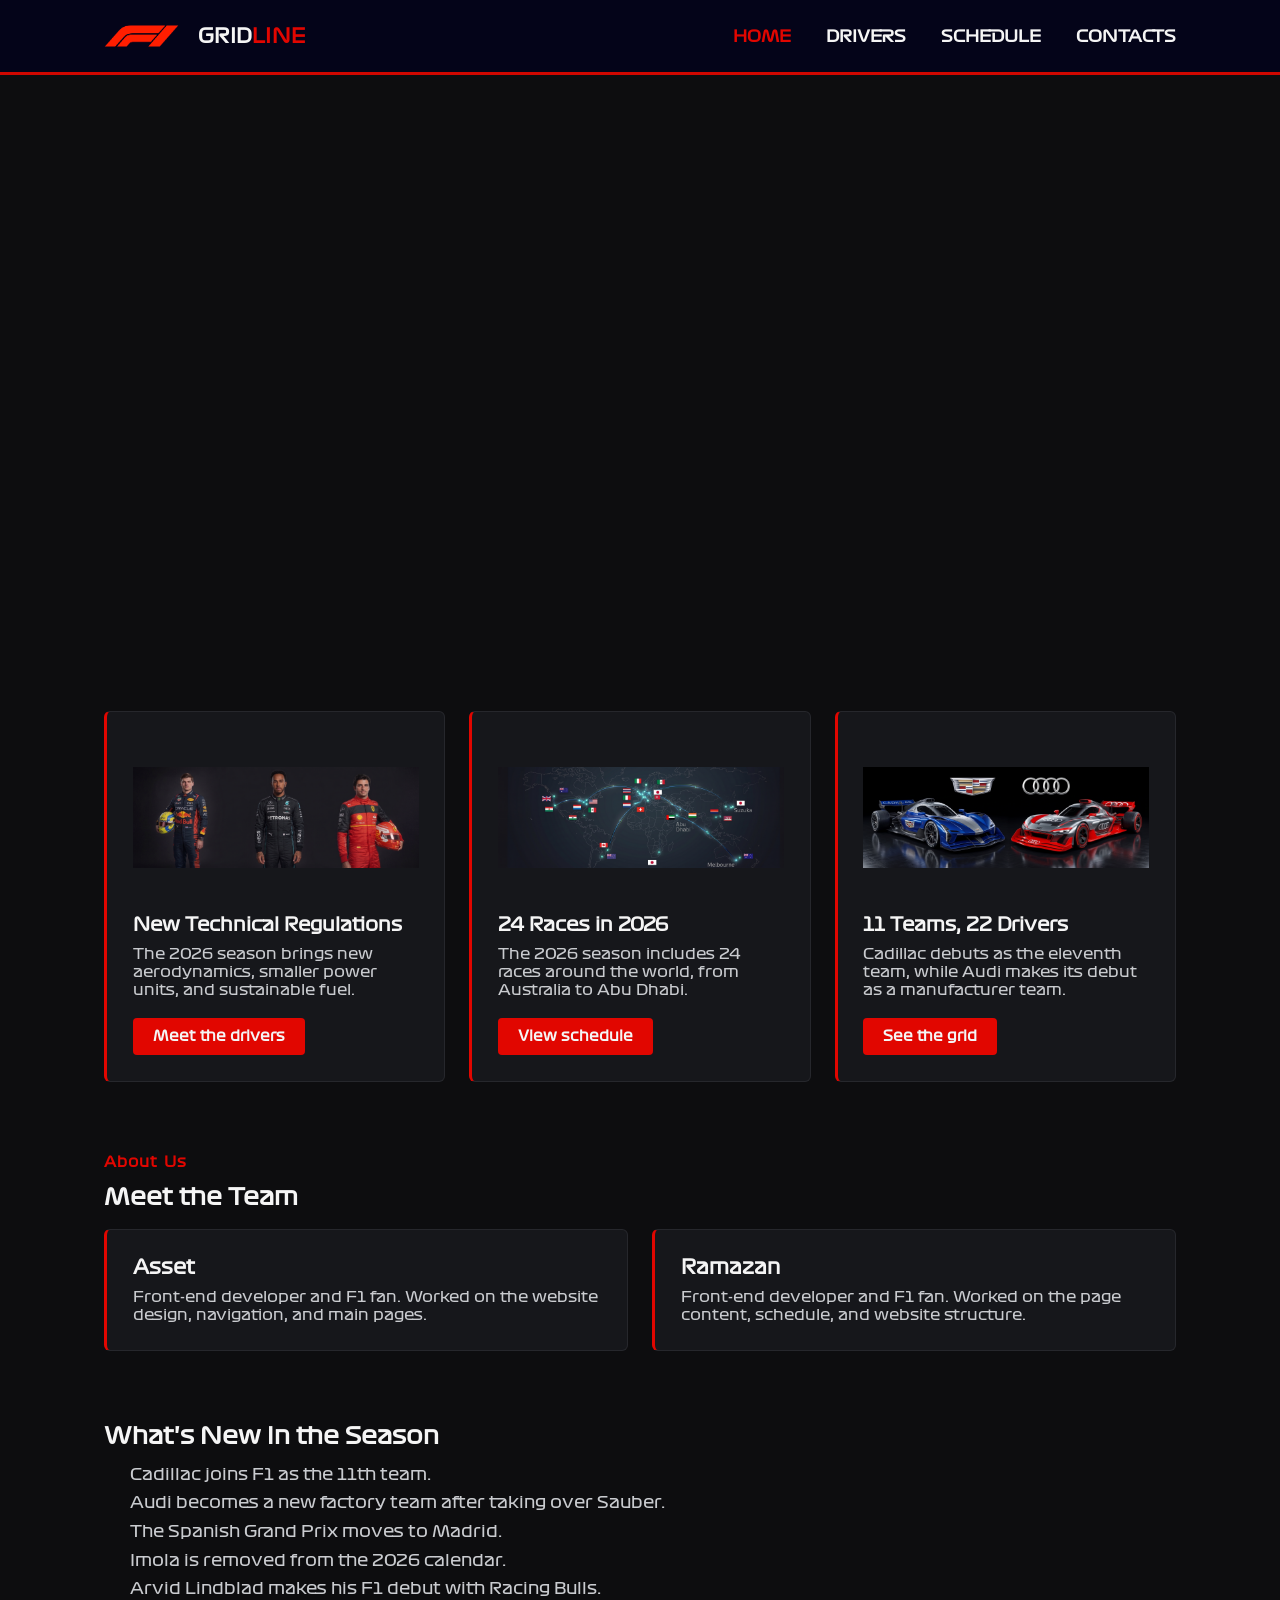
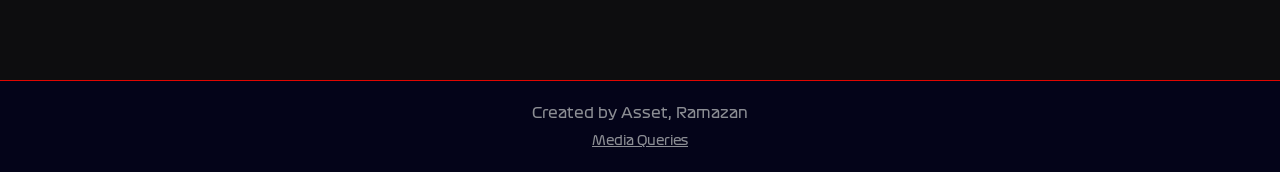
<file: index.html>
<!DOCTYPE html>
<html lang="en">
<head>
  <meta charset="UTF-8">
  <meta name="viewport" content="width=device-width, initial-scale=1.0">
  <title>Home</title>

  <link rel="stylesheet" href="vendor/bootstrap.min.css">
  <link rel="stylesheet" href="Style.css">
  <script src="vendor/bootstrap.bundle.min.js" defer></script>

</head>
<body>

  <header id="main-header">
    <nav class="navbar navbar-expand-lg navbar-dark p-0" aria-label="Main navigation">
      <div class="header-inner container-fluid">
        <a href="index.html" class="logo">
          <img src="Images/F1.png" alt="Grid Line Logo" class="logo-image">
          <span class="logo-text">GRID<span class="logo-accent">LINE</span></span>
        </a>
        <button class="navbar-toggler" type="button" data-bs-toggle="collapse" data-bs-target="#primaryNav" aria-controls="primaryNav" aria-expanded="false" aria-label="Toggle navigation"><span class="navbar-toggler-icon"></span></button>
        <div class="nav-menu collapse navbar-collapse flex-grow-0" id="primaryNav">
          <ul class="navbar-nav">
          <li class="nav-item"><a href="index.html" class="nav-link active" aria-current="page">HOME</a></li>
          <li class="nav-item"><a href="Drivers.html" class="nav-link">DRIVERS</a></li>
          <li class="nav-item"><a href="Schedule.html" class="nav-link">SCHEDULE</a></li>
          <li class="nav-item"><a href="Contacts.html" class="nav-link">CONTACTS</a></li>
          </ul>
        </div>
      </div>
    </nav>
  </header>

  <main id="main-content">
    <section class="hero">
      <video autoplay muted playsinline class="hero-video">
        <source src="Images/NewferVideo.mp4" type="video/mp4">
      </video>
      <div class="hero-text">
        <p class="hero-eyebrow">Season 2026</p>
        <h1>The race<br>begins.</h1>
        <p class="hero-sub">Grid Line an unofficial F1 fan site with information
       about drivers, teams, races, and the 2026 season.
        </p>
        <a href="Schedule.html" class="btn btn-primary btn-lg">Watch schedule</a>
      </div>
    </section>

    <section class="feature-grid">
      <article class="feature-card">
        <img src="Images/Driveri.jpg" alt="New regulations" class="feature-img">
        <h2>New Technical Regulations</h2>
        <p>The 2026 season brings new aerodynamics, smaller power units, and sustainable fuel.</p>
        <a href="Drivers.html" class="btn btn-danger card-btn">Meet the drivers</a>
      </article>
      <article class="feature-card">
        <img src="Images/Worldmap.jpg" alt="Races 2026" class="feature-img">
        <h2>24 Races in 2026</h2>
        <p>The 2026 season includes 24 races around the world, from Australia to Abu Dhabi.</p>
        <a href="Schedule.html" class="btn btn-danger card-btn">View schedule</a>
      </article>
      <article class="feature-card">
        <img src="Images/Card3.jpg" alt="Teams and drivers" class="feature-img">
        <h2>11 Teams, 22 Drivers</h2>
        <p>Cadillac debuts as the eleventh team, while Audi makes its debut as a manufacturer team.</p>
        <a href="Drivers.html" class="btn btn-danger card-btn">See the grid</a>
      </article>
    </section>

    <section class="about-section container">
      <p class="hero-eyebrow">About Us</p>
      <h2>Meet the Team</h2>
      <div class="about-grid row">
        <div class="col-12 col-lg-6"><article class="about-card">
          <h3>Asset</h3>
          <p>
            Front-end developer and F1 fan. Worked on the website design,
            navigation, and main pages.
          </p>
        </article></div>

        <div class="col-12 col-lg-6"><article class="about-card">
          <h3>Ramazan</h3>
          <p>
            Front-end developer and F1 fan. Worked on the page content,
            schedule, and website structure.
          </p>
        </article></div>
      </div>
    </section>

    <section class="list-section">
      <h2>What's New in the Season</h2>
      <ul class="list-plain">
        <li>Cadillac joins F1 as the 11th team.</li>
        <li>Audi becomes a new factory team after taking over Sauber.</li>
        <li>The Spanish Grand Prix moves to Madrid.</li>
        <li>Imola is removed from the 2026 calendar.</li>
        <li>Arvid Lindblad makes his F1 debut with Racing Bulls.</li>
      </ul>
    </section>
  </main>

  <footer>
    <p>Created by Asset, Ramazan</p>
    <p class="media-link"><a href="MediaQueries.html">Media Queries</a></p>
  </footer>
  <script>
    window.addEventListener('DOMContentLoaded', () => {
      const heroText = document.querySelector('.hero-text');

      setTimeout(() => {
        if (heroText) {
          heroText.classList.add('visible');
        }
      }, 3000);
    });
  </script>
</body>
</html>
</file>
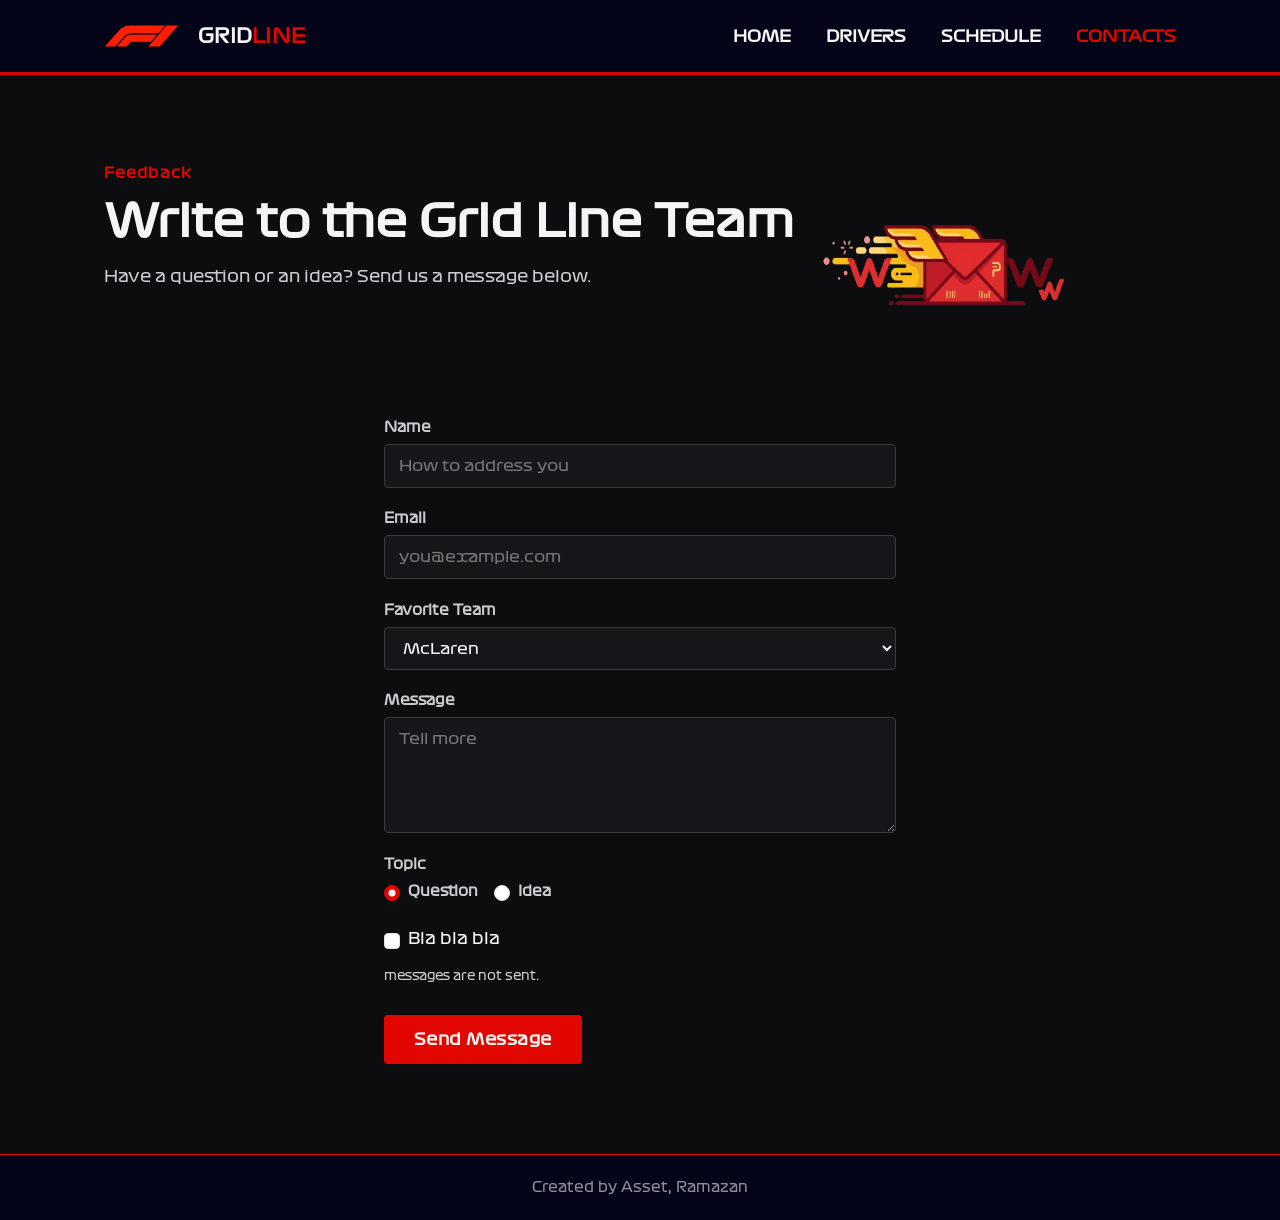
<file: Contacts.html>
<!DOCTYPE html>
<html lang="en">
<head>
  <meta charset="UTF-8">
  <meta name="viewport" content="width=device-width, initial-scale=1.0">
  <title>Contacts</title>
  <link rel="stylesheet" href="vendor/bootstrap.min.css">
  <link rel="stylesheet" href="Style.css">
  <script src="vendor/bootstrap.bundle.min.js" defer></script>
</head>
<body>

  <header id="main-header">
    <nav class="navbar navbar-expand-lg navbar-dark p-0" aria-label="Main navigation">
      <div class="header-inner container-fluid">
        <a href="index.html" class="logo">
          <img src="Images/F1.png" alt="Grid Line Logo" class="logo-image">
          <span class="logo-text">GRID<span class="logo-accent">LINE</span></span>
        </a>
        <button class="navbar-toggler" type="button" data-bs-toggle="collapse" data-bs-target="#primaryNav" aria-controls="primaryNav" aria-expanded="false" aria-label="Toggle navigation"><span class="navbar-toggler-icon"></span></button>
        <div class="nav-menu collapse navbar-collapse flex-grow-0" id="primaryNav">
          <ul class="navbar-nav">
          <li class="nav-item"><a href="index.html" class="nav-link">HOME</a></li>
          <li class="nav-item"><a href="Drivers.html" class="nav-link">DRIVERS</a></li>
          <li class="nav-item"><a href="Schedule.html" class="nav-link">SCHEDULE</a></li>
          <li class="nav-item"><a href="Contacts.html" class="nav-link active" aria-current="page">CONTACTS</a></li>
          </ul>
        </div>
      </div>
    </nav>
  </header>

  <main id="main-content">
    <section class="page-intro">
      <div class="intro-text">
      <p class="hero-eyebrow">Feedback</p>
      <h1>Write to the Grid Line Team</h1>
      <p class="hero-sub">Have a question or an idea? Send us a message below.</p>
      </div>
      <img src="Images/post.png" alt="Envelope illustration" class="poster-icon">
    </section>

    <section class="form-section">
      <form id="contact-form" action="#" method="post">

        <div class="form-row">
          <label class="form-label" for="name">Name</label>
          <input class="form-control" type="text" id="name" name="name" placeholder="How to address you" required>
        </div>

        <div class="form-row">
          <label class="form-label" for="email">Email</label>
          <input class="form-control" type="email" id="email" name="email" placeholder="you@example.com" required>
        </div>

        <div class="form-row">
          <label class="form-label" for="team">Favorite Team</label>
          <select class="form-select" id="team" name="team">
            <option value="mclaren">McLaren</option>
            <option value="ferrari">Ferrari</option>
            <option value="mercedes">Mercedes</option>
            <option value="redbull">Red Bull</option>
            <option value="astonmartin">Aston Martin</option>
            <option value="cadillac">Cadillac</option>
            <option value="other">Other</option>
          </select>
        </div>
        <div class="form-row">
          <label class="form-label" for="message">Message</label>
          <textarea class="form-control" id="message" name="message" rows="5" placeholder="Tell more" required></textarea>
        </div>

        <fieldset class="form-row">
          <legend class="mb-2">Topic</legend>
          <div class="d-flex flex-wrap gap-3">
            <div class="form-check"><input class="form-check-input" type="radio" id="topic-question" name="topic" value="question" checked><label class="form-check-label" for="topic-question">Question</label></div>
            <div class="form-check"><input class="form-check-input" type="radio" id="topic-idea" name="topic" value="idea"><label class="form-check-label" for="topic-idea">Idea</label></div>
          </div>
        </fieldset>
        <div class="form-check mb-3"><input class="form-check-input" type="checkbox" id="reply" name="reply"><label class="form-check-label" for="reply">Bla bla bla</label></div>
        <p class="form-note">messages are not sent.</p>
        <button type="submit" class="btn btn-primary">Send Message</button>
      </form>
    </section>
  </main>

  <footer>
    <p>Created by Asset, Ramazan</p>
  </footer>
</body>
</html>
</file>
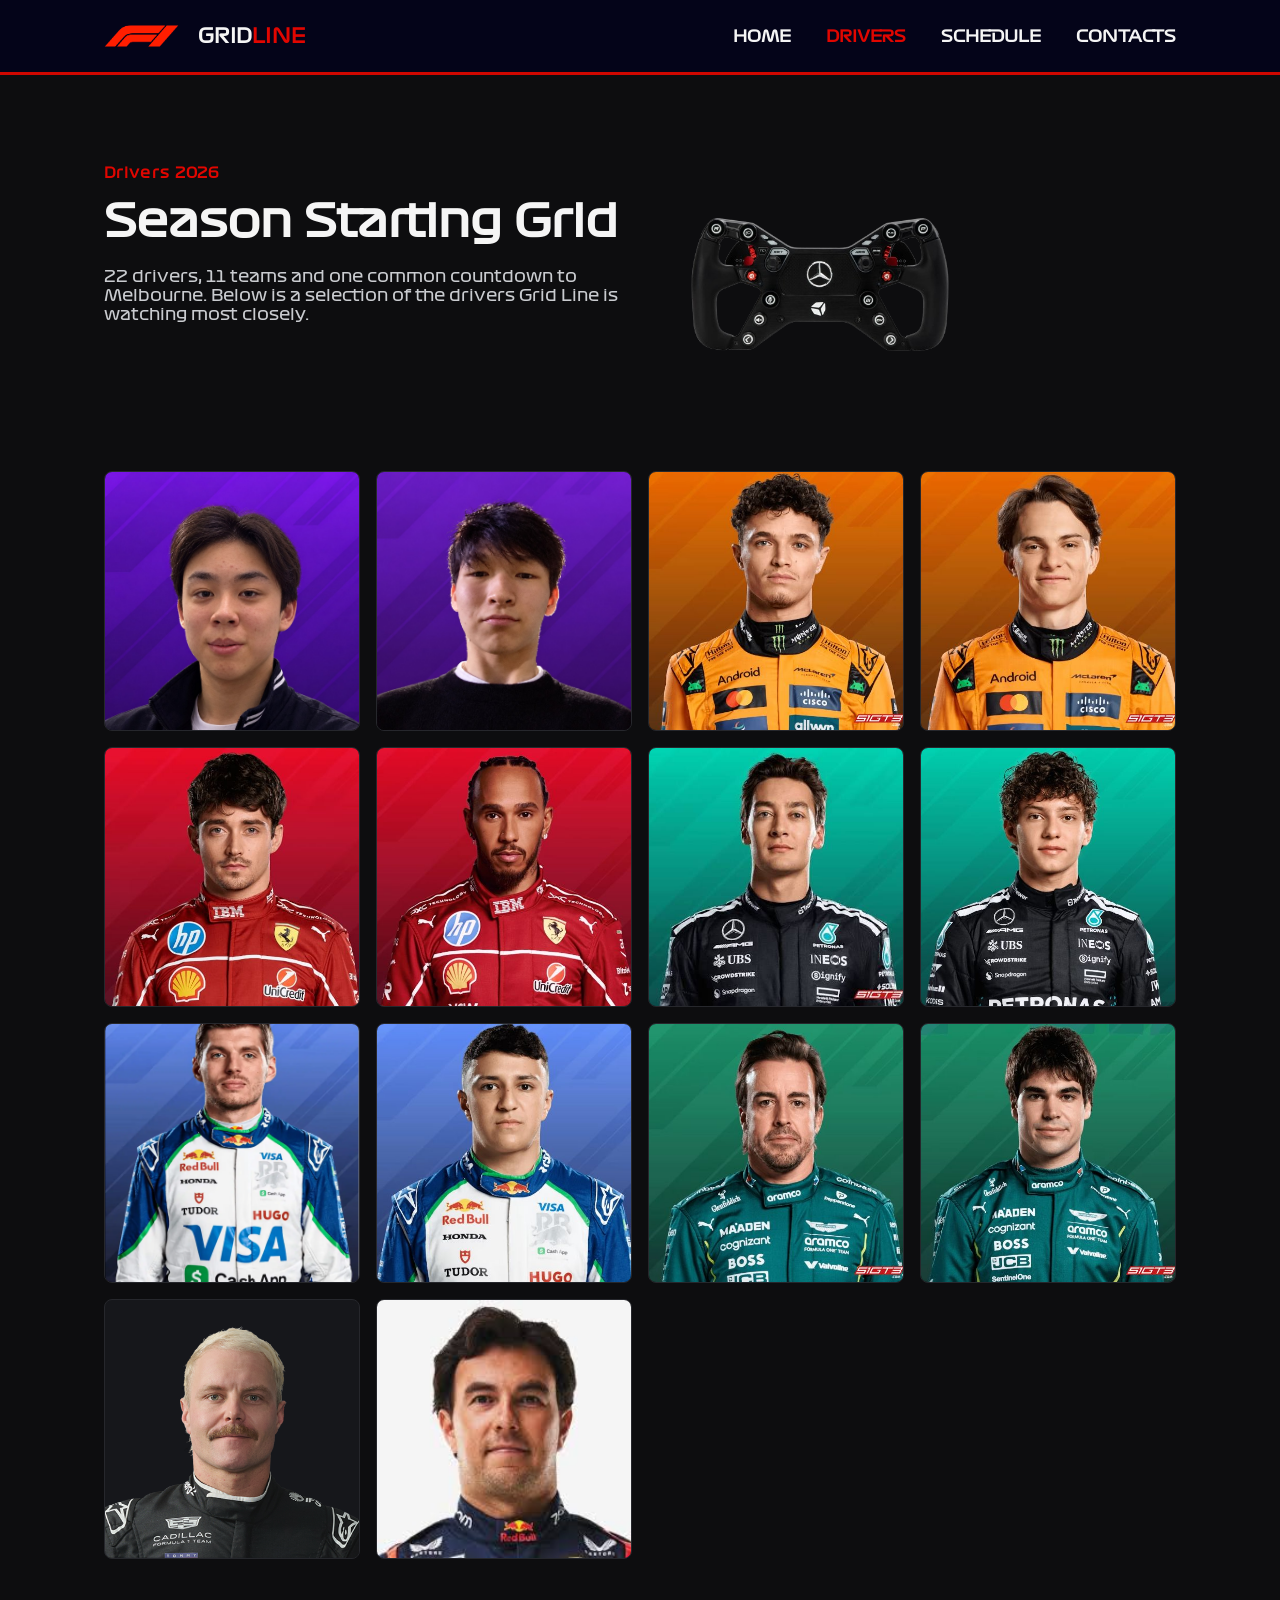
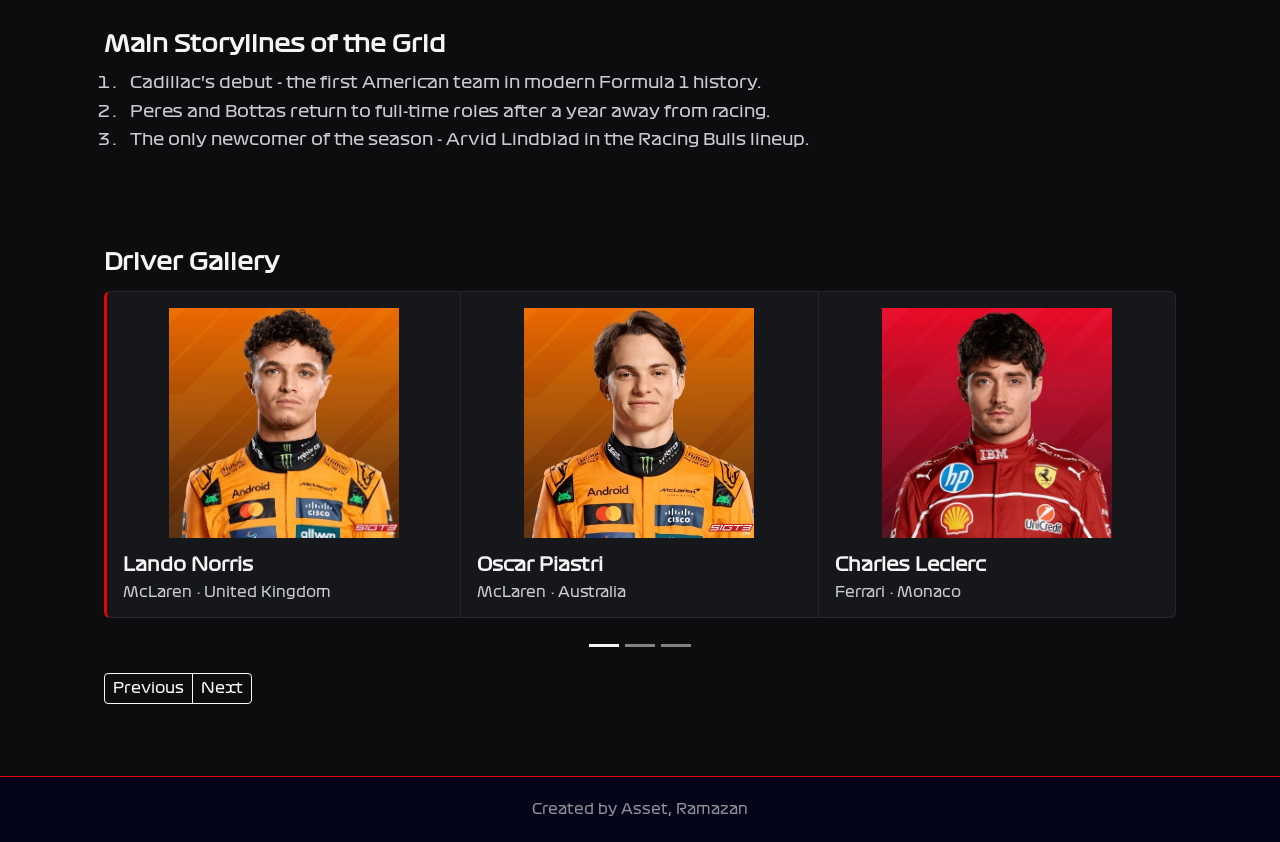
<file: Drivers.html>
<!DOCTYPE html>
<html lang="en">
<head>
  <meta charset="UTF-8">
  <meta name="viewport" content="width=device-width, initial-scale=1.0">
  <title>Drivers</title>
  <link rel="stylesheet" href="vendor/bootstrap.min.css">
  <link rel="stylesheet" href="Style.css">
  <script src="vendor/bootstrap.bundle.min.js" defer></script>
</head>
<body>

  <header id="main-header">
    <nav class="navbar navbar-expand-lg navbar-dark p-0" aria-label="Main navigation">
      <div class="header-inner container-fluid">
        <a href="index.html" class="logo">
          <img src="Images/F1.png" alt="Grid Line Logo" class="logo-image">
          <span class="logo-text">GRID<span class="logo-accent">LINE</span></span>
        </a>
        <button class="navbar-toggler" type="button" data-bs-toggle="collapse" data-bs-target="#primaryNav" aria-controls="primaryNav" aria-expanded="false" aria-label="Toggle navigation"><span class="navbar-toggler-icon"></span></button>
        <div class="nav-menu collapse navbar-collapse flex-grow-0" id="primaryNav">
          <ul class="navbar-nav">
          <li class="nav-item"><a href="index.html" class="nav-link">HOME</a></li>
          <li class="nav-item"><a href="Drivers.html" class="nav-link active" aria-current="page">DRIVERS</a></li>
          <li class="nav-item"><a href="Schedule.html" class="nav-link">SCHEDULE</a></li>
          <li class="nav-item"><a href="Contacts.html" class="nav-link">CONTACTS</a></li>
          </ul>
        </div>
      </div>
    </nav>
  </header>

  <main id="main-content">
    <section class="page-intro">
      <div class="intro-text">
      <p class="hero-eyebrow">Drivers 2026</p>
      <h1>Season Starting Grid</h1>
      <p class="hero-sub">22 drivers, 11 teams and one common countdown to Melbourne. Below is a selection
      of the drivers Grid Line is watching most closely.</p>
      </div>
      <img src="Images/WheelF1.png" alt="Illustration of a racing wheel" class="driver-icon">
    </section>

    <section class="gallery">
      <figure class="gallery-item" tabindex="0">
        <img src="Images/Roma.jpg" alt="Ramazan">
        <figcaption>
          <h3>Ramazan Abylkassym</h3>
          <p>Shymkent · Kazakhstan</p>
        </figcaption>
      </figure>
      <figure class="gallery-item" tabindex="0">
        <img src="Images/Asset.jpg" alt="Asetik">
        <figcaption>
          <h3>Asset Nakipbek</h3>
          <p>Astana · Kazakhstan</p>
        </figcaption>
      </figure>
      <figure class="gallery-item" tabindex="0">
        <img src="Images/Norris.png" alt="Lando Norris">
        <figcaption>
          <h3>Lando Norris</h3>
          <p>McLaren · United Kingdom</p>
        </figcaption>
      </figure>
      <figure class="gallery-item" tabindex="0">
        <img src="Images/Piastri.png" alt="Oscar Piastri">
        <figcaption>
          <h3>Oscar Piastri</h3>
          <p>McLaren · Australia</p>
        </figcaption>
      </figure>
      <figure class="gallery-item" tabindex="0">
        <img src="Images/Leclerc.png" alt="Charles Leclerc">
        <figcaption>
          <h3>Charles Leclerc</h3>
          <p>Ferrari · Monaco</p>
        </figcaption>
      </figure>
      <figure class="gallery-item" tabindex="0">
        <img src="Images/Hamilton.png" alt="Lewis Hamilton">
        <figcaption>
          <h3>Lewis Hamilton</h3>
          <p>Mercedes · United Kingdom</p>
        </figcaption>
      </figure>
      <figure class="gallery-item" tabindex="0">
        <img src="Images/Russell.png" alt="George Russell">
        <figcaption>
          <h3>George Russell</h3>
          <p>Mercedes · United Kingdom</p>
        </figcaption>
      </figure>
      <figure class="gallery-item" tabindex="0">
        <img src="Images/antonelli.png" alt="Kimi Antonelli">
        <figcaption>
          <h3>Kimi Antonelli</h3>
          <p>Mercedes · Italy</p>
        </figcaption>
      </figure>
      <figure class="gallery-item" tabindex="0">
        <img src="Images/verstappen.png" alt="Max Verstappen">
        <figcaption>
          <h3>Max Verstappen</h3>
          <p>Red Bull · Netherlands</p>
        </figcaption>
      </figure>
      <figure class="gallery-item" tabindex="0">
        <img src="Images/hadjar.png" alt="Isaac Hadjar">
        <figcaption>
          <h3>Isaac Hadjar</h3>
          <p>Red Bull · Mexico</p>
        </figcaption>
      </figure>
      <figure class="gallery-item" tabindex="0">
        <img src="Images/Alonso.png" alt="Fernando Alonso">
        <figcaption>
          <h3>Fernando Alonso</h3>
          <p>Aston Martin · Spain</p>
        </figcaption>
      </figure>
      <figure class="gallery-item" tabindex="0">
        <img src="Images/Stroll.png" alt="Lance Stroll">
        <figcaption>
          <h3>Lance Stroll</h3>
          <p>Aston Martin · Canada</p>
        </figcaption>
      </figure>
      <figure class="gallery-item" tabindex="0">
        <img src="Images/valterri.png" alt="Valtteri Bottas">
        <figcaption>
          <h3>Valtteri Bottas</h3>
          <p>Cadillac · Finland</p>
        </figcaption>
      </figure>
      <figure class="gallery-item" tabindex="0">
        <img src="Images/peres.png" alt="Sergio Peres">
        <figcaption>
          <h3>Sergio Peres</h3>
          <p>Cadillac · Mexico</p>
        </figcaption>
        </figure>
    </section>

    <section class="list-section">
      <h2>Main Storylines of the Grid</h2>
      <ol class="list-plain">
        <li>Cadillac's debut - the first American team in modern Formula 1 history.</li>
        <li>Peres and Bottas return to full-time roles after a year away from racing.</li>
        <li>The only newcomer of the season - Arvid Lindblad in the Racing Bulls lineup.</li>
      </ol>
    </section>
    <section class="list-section driver-carousel" aria-labelledby="driver-gallery-title">
      <h2 id="driver-gallery-title">Driver Gallery</h2>
      <div id="driverCarousel" class="carousel slide" data-bs-interval="false" aria-label="Driver Gallery">
        <div class="carousel-inner" aria-live="polite">
          <div class="carousel-item active" role="group" aria-roledescription="slide" aria-label="1 of 3">
            <div class="row g-0 card-group">
              <article class="card col-12 col-lg-4 carousel-card p-3">
                <img src="Images/Norris.png" class="carousel-driver-image" alt="Lando Norris">
                <h3 class="card-title mt-3 mb-2">Lando Norris</h3>
                <p class="card-text mb-0">McLaren · United Kingdom</p>
              </article>
              <article class="card col-12 col-lg-4 carousel-card p-3">
                <img src="Images/Piastri.png" class="carousel-driver-image" alt="Oscar Piastri">
                <h3 class="card-title mt-3 mb-2">Oscar Piastri</h3>
                <p class="card-text mb-0">McLaren · Australia</p>
              </article>
              <article class="card col-12 col-lg-4 carousel-card p-3">
                <img src="Images/Leclerc.png" class="carousel-driver-image" alt="Charles Leclerc">
                <h3 class="card-title mt-3 mb-2">Charles Leclerc</h3>
                <p class="card-text mb-0">Ferrari · Monaco</p>
              </article>
            </div>
          </div>
          <div class="carousel-item" role="group" aria-roledescription="slide" aria-label="2 of 3">
            <div class="row g-0 card-group">
              <article class="card col-12 col-lg-4 carousel-card p-3">
                <img src="Images/Hamilton.png" class="carousel-driver-image" alt="Lewis Hamilton">
                <h3 class="card-title mt-3 mb-2">Lewis Hamilton</h3>
                <p class="card-text mb-0">Mercedes · United Kingdom</p>
              </article>
              <article class="card col-12 col-lg-4 carousel-card p-3">
                <img src="Images/Russell.png" class="carousel-driver-image" alt="George Russell">
                <h3 class="card-title mt-3 mb-2">George Russell</h3>
                <p class="card-text mb-0">Mercedes · United Kingdom</p>
              </article>
              <article class="card col-12 col-lg-4 carousel-card p-3">
                <img src="Images/antonelli.png" class="carousel-driver-image" alt="Kimi Antonelli">
                <h3 class="card-title mt-3 mb-2">Kimi Antonelli</h3>
                <p class="card-text mb-0">Mercedes · Italy</p>
              </article>
            </div>
          </div>
          <div class="carousel-item" role="group" aria-roledescription="slide" aria-label="3 of 3">
            <div class="row g-0 card-group">
              <article class="card col-12 col-lg-4 carousel-card p-3">
                <img src="Images/verstappen.png" class="carousel-driver-image" alt="Max Verstappen">
                <h3 class="card-title mt-3 mb-2">Max Verstappen</h3>
                <p class="card-text mb-0">Red Bull · Netherlands</p>
              </article>
              <article class="card col-12 col-lg-4 carousel-card p-3">
                <img src="Images/hadjar.png" class="carousel-driver-image" alt="Isaac Hadjar">
                <h3 class="card-title mt-3 mb-2">Isaac Hadjar</h3>
                <p class="card-text mb-0">Red Bull · Mexico</p>
              </article>
              <article class="card col-12 col-lg-4 carousel-card p-3">
                <img src="Images/Alonso.png" class="carousel-driver-image" alt="Fernando Alonso">
                <h3 class="card-title mt-3 mb-2">Fernando Alonso</h3>
                <p class="card-text mb-0">Aston Martin · Spain</p>
              </article>
            </div>
          </div>
        </div>
        <div class="carousel-indicators position-static my-3">
          <button type="button" data-bs-target="#driverCarousel" data-bs-slide-to="0" class="active" aria-current="true" aria-label="Slide 1: Lando Norris, Oscar Piastri and Charles Leclerc"></button>
          <button type="button" data-bs-target="#driverCarousel" data-bs-slide-to="1" aria-label="Slide 2: Lewis Hamilton, George Russell and Kimi Antonelli"></button>
          <button type="button" data-bs-target="#driverCarousel" data-bs-slide-to="2" aria-label="Slide 3: Max Verstappen, Isaac Hadjar and Fernando Alonso"></button>
        </div>
        <div class="btn-group" role="group" aria-label="Carousel controls">
          <button type="button" class="btn btn-outline-light btn-sm" data-bs-target="#driverCarousel" data-bs-slide="prev" aria-label="Previous drivers">Previous</button>
          <button type="button" class="btn btn-outline-light btn-sm" data-bs-target="#driverCarousel" data-bs-slide="next" aria-label="Next drivers">Next</button>
        </div>
      </div>
    </section>

  </main>

  <footer>
    <p>Created by Asset, Ramazan</p>
  </footer>
</body>

</html>
</file>
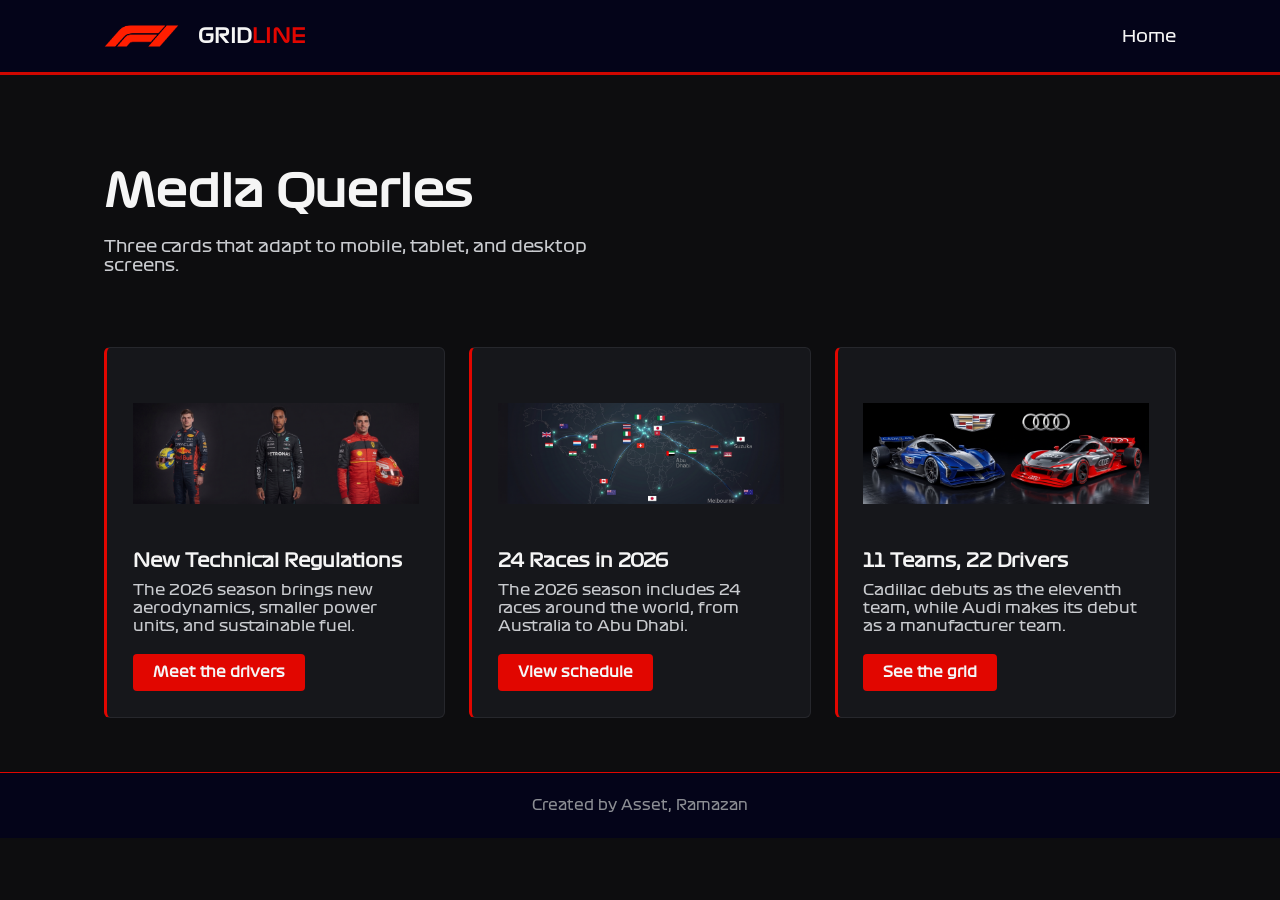
<file: MediaQueries.html>
<!DOCTYPE html>
<html lang="en">
<head>
  <meta charset="UTF-8">
  <meta name="viewport" content="width=device-width, initial-scale=1.0">
  <title>Media Queries | Grid Line</title>
  <link rel="stylesheet" href="Style.css">
</head>
<body class="media-queries-page">
  <header id="main-header"><div class="header-inner"><a class="logo" href="index.html"><img src="Images/F1.png" alt="Grid Line Logo" class="logo-image"><span class="logo-text">GRID<span class="logo-accent">LINE</span></span></a><a href="index.html">Home</a></div></header>
  <main><section class="page-intro"><div><h1>Media Queries</h1><p class="hero-sub">Three cards that adapt to mobile, tablet, and desktop screens.</p></div></section>
<section class="feature-grid">
      <article class="feature-card">
        <img src="Images/Driveri.jpg" alt="New regulations" class="feature-img">
        <h2>New Technical Regulations</h2>
        <p>The 2026 season brings new aerodynamics, smaller power units, and sustainable fuel.</p>
        <a href="Drivers.html" class="card-btn">Meet the drivers</a>
      </article>
      <article class="feature-card">
        <img src="Images/Worldmap.jpg" alt="Races 2026" class="feature-img">
        <h2>24 Races in 2026</h2>
        <p>The 2026 season includes 24 races around the world, from Australia to Abu Dhabi.</p>
        <a href="Schedule.html" class="card-btn">View schedule</a>
      </article>
      <article class="feature-card">
        <img src="Images/Card3.jpg" alt="Teams and drivers" class="feature-img">
        <h2>11 Teams, 22 Drivers</h2>
        <p>Cadillac debuts as the eleventh team, while Audi makes its debut as a manufacturer team.</p>
        <a href="Drivers.html" class="card-btn">See the grid</a>
      </article>
    </section>
  </main><footer><p>Created by Asset, Ramazan</p></footer>
</body></html>
</file>
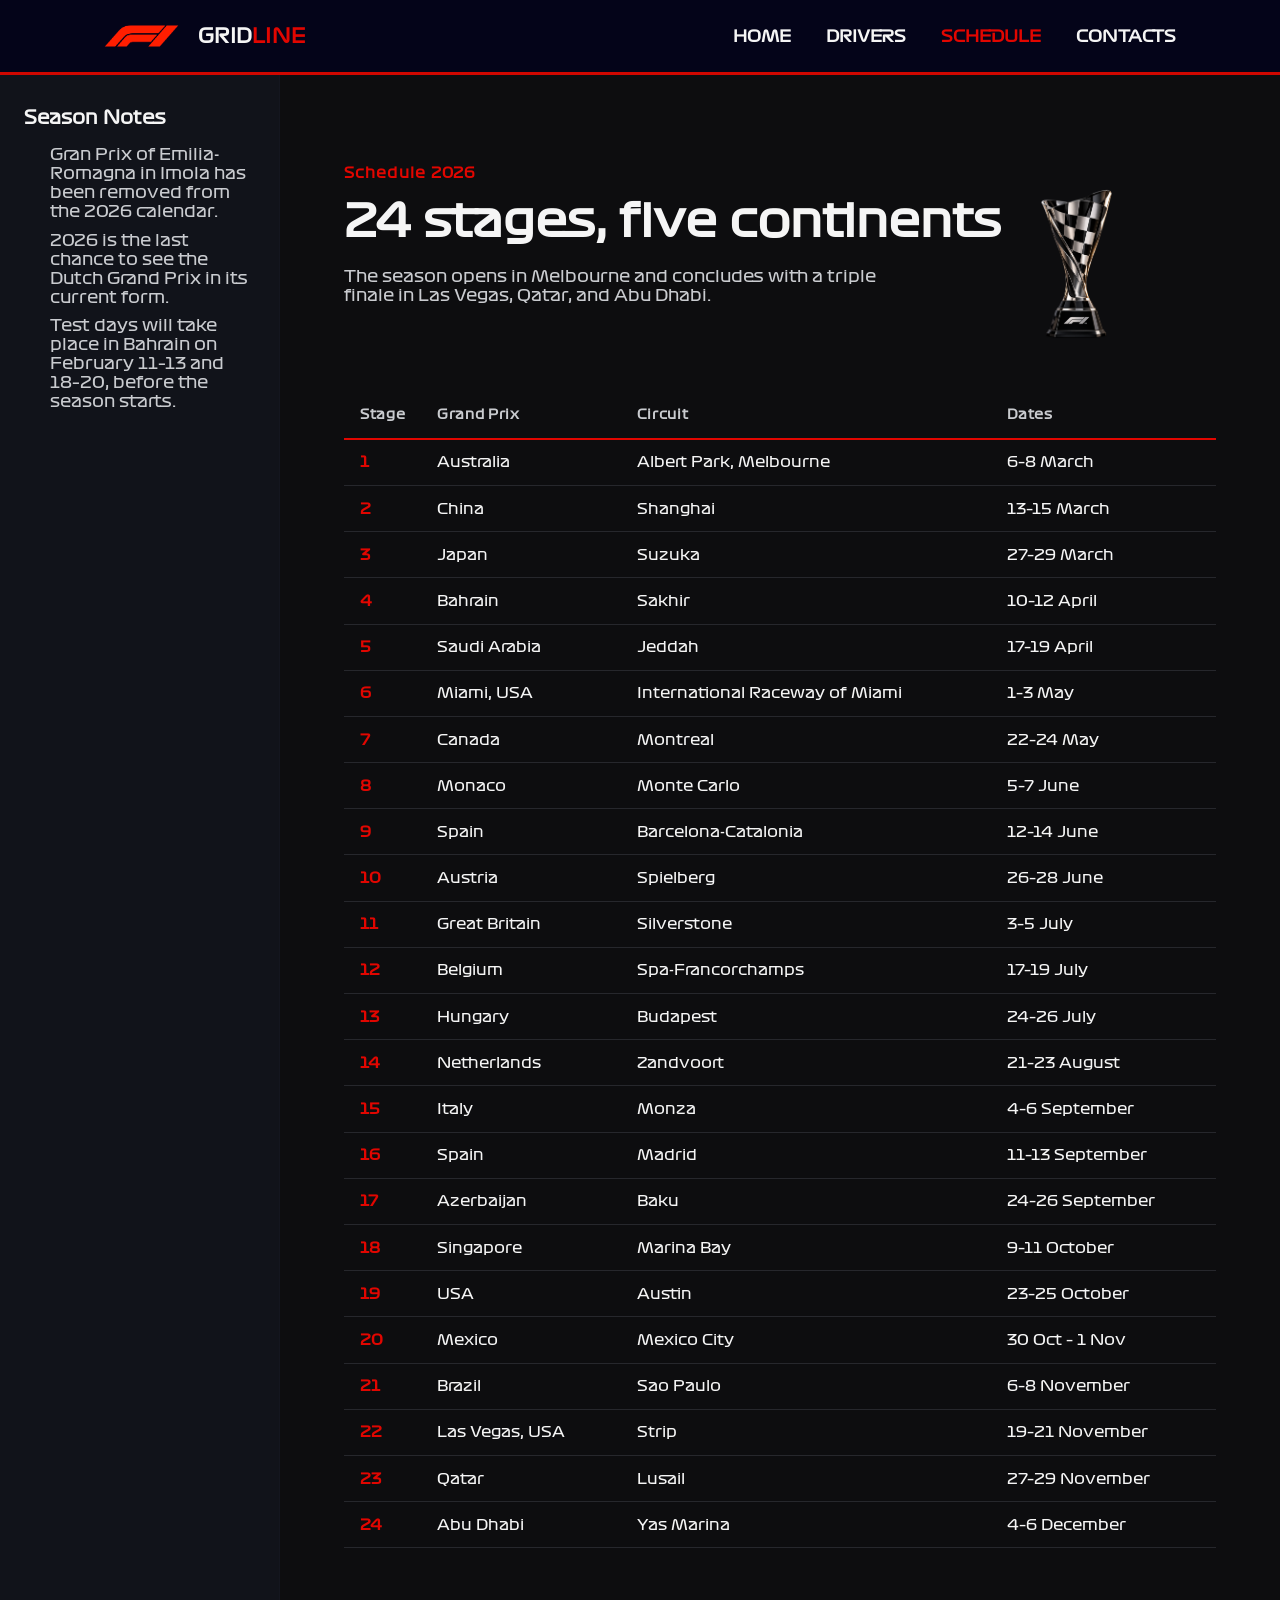
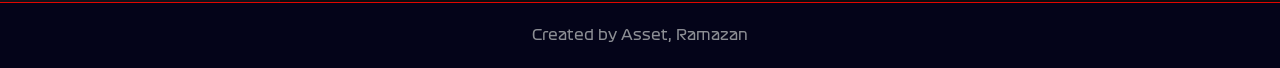
<file: Schedule.html>
<!DOCTYPE html>
<html lang="en">
<head>
  <meta charset="UTF-8">
  <meta name="viewport" content="width=device-width, initial-scale=1.0">
  <title>Schedule</title>
  <link rel="stylesheet" href="vendor/bootstrap.min.css">
  <link rel="stylesheet" href="Style.css">
  <script src="vendor/bootstrap.bundle.min.js" defer></script>
</head>
<body class="layout">

  <header id="main-header">
    <nav class="navbar navbar-expand-lg navbar-dark p-0" aria-label="Main navigation">
      <div class="header-inner container-fluid">
        <a href="index.html" class="logo">
          <img src="Images/F1.png" alt="Grid Line Logo" class="logo-image">
          <span class="logo-text">GRID<span class="logo-accent">LINE</span></span>
        </a>
        <button class="navbar-toggler" type="button" data-bs-toggle="collapse" data-bs-target="#primaryNav" aria-controls="primaryNav" aria-expanded="false" aria-label="Toggle navigation"><span class="navbar-toggler-icon"></span></button>
        <div class="nav-menu collapse navbar-collapse flex-grow-0" id="primaryNav">
          <ul class="navbar-nav">
          <li class="nav-item"><a href="index.html" class="nav-link">HOME</a></li>
          <li class="nav-item"><a href="Drivers.html" class="nav-link">DRIVERS</a></li>
          <li class="nav-item"><a href="Schedule.html" class="nav-link active" aria-current="page">SCHEDULE</a></li>
          <li class="nav-item"><a href="Contacts.html" class="nav-link">CONTACTS</a></li>
          </ul>
        </div>
      </div>
    </nav>
  </header>

    <aside class="sidebar">
      <h2>Season Notes</h2>
      <ul class="list-plain">
        <li>Gran Prix of Emilia-Romagna in Imola has been removed from the 2026 calendar.</li>
        <li>2026 is the last chance to see the Dutch Grand Prix in its current form.</li>
        <li>Test days will take place in Bahrain on February 11–13 and 18–20, before the season starts.</li>
      </ul>
    </aside>

  <main id="main-content">
    <section class="page-intro">
      <div class="intro-text">
      <p class="hero-eyebrow">Schedule 2026</p>
      <h1>24 stages, five continents</h1>
      <p class="hero-sub">The season opens in Melbourne and concludes with a triple finale
      in Las Vegas, Qatar, and Abu Dhabi.</p>
      </div>
      <img src="Images/Trophy.png" alt="Illustration of a trophy with a chess pattern" class="inline-icon">
    </section>

    <section class="table-section">
      <table>
        <thead>
          <tr>
            <th scope="col">Stage</th>
            <th scope="col">Grand Prix</th>
            <th scope="col">Circuit</th>
            <th scope="col">Dates</th>
          </tr>
        </thead>
        <tbody>
            <tr><td>1</td><td>Australia</td><td>Albert Park, Melbourne</td><td>6–8 March</td></tr>
            <tr><td>2</td><td>China</td><td>Shanghai</td><td>13–15 March</td></tr>
            <tr><td>3</td><td>Japan</td><td>Suzuka</td><td>27–29 March</td></tr>
            <tr><td>4</td><td>Bahrain</td><td>Sakhir</td><td>10–12 April</td></tr>
            <tr><td>5</td><td>Saudi Arabia</td><td>Jeddah</td><td>17–19 April</td></tr>
            <tr><td>6</td><td>Miami, USA</td><td>International Raceway of Miami</td><td>1–3 May</td></tr>
            <tr><td>7</td><td>Canada</td><td>Montreal</td><td>22–24 May</td></tr>
            <tr><td>8</td><td>Monaco</td><td>Monte Carlo</td><td>5–7 June</td></tr>
            <tr><td>9</td><td>Spain</td><td>Barcelona-Catalonia</td><td>12–14 June</td></tr>
            <tr><td>10</td><td>Austria</td><td>Spielberg</td><td>26–28 June</td></tr>
            <tr><td>11</td><td>Great Britain</td><td>Silverstone</td><td>3–5 July</td></tr>
            <tr><td>12</td><td>Belgium</td><td>Spa-Francorchamps</td><td>17–19 July</td></tr>
            <tr><td>13</td><td>Hungary</td><td>Budapest</td><td>24–26 July</td></tr>
            <tr><td>14</td><td>Netherlands</td><td>Zandvoort</td><td>21–23 August</td></tr>
            <tr><td>15</td><td>Italy</td><td>Monza</td><td>4–6 September</td></tr>
            <tr><td>16</td><td>Spain</td><td>Madrid</td><td>11–13 September</td></tr>
            <tr><td>17</td><td>Azerbaijan</td><td>Baku</td><td>24–26 September</td></tr>
            <tr><td>18</td><td>Singapore</td><td>Marina Bay</td><td>9–11 October</td></tr>
            <tr><td>19</td><td>USA</td><td>Austin</td><td>23–25 October</td></tr>
            <tr><td>20</td><td>Mexico</td><td>Mexico City</td><td>30 Oct – 1 Nov</td></tr>
            <tr><td>21</td><td>Brazil</td><td>Sao Paulo</td><td>6–8 November</td></tr>
            <tr><td>22</td><td>Las Vegas, USA</td><td>Strip</td><td>19–21 November</td></tr>
            <tr><td>23</td><td>Qatar</td><td>Lusail</td><td>27–29 November</td></tr>
            <tr><td>24</td><td>Abu Dhabi</td><td>Yas Marina</td><td>4–6 December</td></tr>
        </tbody>
      </table>
    </section>

  </main>

  <footer>
    <p>Created by Asset, Ramazan</p>
  </footer>
</body>
</html>
</file>
<file: Style.css>
* {
  margin: 0;
  padding: 0;
  box-sizing: border-box;
}

@font-face {
    font-family: MyFont;
    src: url("Fonts/F1_regular.ttf");
}

body {
  font-family: MyFont, sans-serif;
  background-color: #0D0D0F;
  color: #F5F5F5;
}

.logo-image {
  width: 75px;
  height: 48px;
  margin-right: 0.6rem;
}

a {
  text-decoration: none;
  color: inherit;
}
ul {
  list-style: none;
}

#main-header {
  position: sticky;
  top: 0;
  z-index: 10000000000;
  background-color: #040419;
  border-bottom: 3px solid #cf0700;
}

.header-inner {
  max-width: 1200px;
  margin: 0 auto;
  padding: 0 5vw;
  height: 72px;
  display: flex;
  align-items: center;
  justify-content: space-between;
}

.logo {
  display: flex;
  align-items: center;
  gap: 9px;
}

.logo-text {
  font-weight: 900;
  font-size: 19px;
  letter-spacing: 0.03em;
  color: #F5F5F5;
}

.logo-accent {
  color: #E10600;
}

.nav-menu ul {
  display: flex;
  gap: 35px;
}

.nav-menu a {
  font-weight: 600;
  font-size: 16px;
}

.nav-menu a:hover {
  color: #E10600;
}

.nav-menu a.active {
  color: #E10600;
}

.hero {
  max-width: 1750px;
  margin: 0 auto;
  min-height: 600px;
  padding: 10vh 5vw 6vh;

  display: flex;
  align-items: center;

  position: relative;
  overflow: hidden;
}

.hero-video {
  position: absolute;
  top: 50%;
  left: 50%;
  width: 100%;
  height: 100%;
  transform: translate(-50%, -50%);
  object-fit: cover;
  object-position: center;
  z-index: 1;
}

.hero-text {
  flex: 1 1 480px;
  position: relative;
  z-index: 2;
  opacity: 0;
  transform: translateY(15px);
  transition: opacity 1s ease, transform 1s ease;
}

.hero-text.visible {
  opacity: 1;
  transform: translateY(0);
}

.hero-image {
  flex: 1 1 320px;
  max-width: 420px;
  width: 100%;
  height: auto;
}

.hero-eyebrow {
  color: #E10600;
  font-weight: 600;
  font-size: 14px;
  letter-spacing: 0.08em;
  margin-bottom: 0.8rem;
}

.hero h1 {
  font-size: clamp(2rem, 5vw, 3.6rem);
  font-weight: 900;
  line-height: 1.1;
  max-width: 14ch;
}

.hero-sub {
  margin-top: 18px;
  max-width: 42ch;
  color: #C9CBCF;
  font-size: 16px;
}

.btn-primary {
  display: inline-block;
  margin-top: 2rem;
  background-color: #E10600;
  color: #F5F5F5;
  font-weight: 700;
  font-size: 16px;
  letter-spacing: 0.03em;
  padding: 15px 30px;
  border: none;
  border-radius: 4px;
  cursor: pointer;
  transition: background-color 0.2s ease;
}

.btn-primary:hover,
.btn-primary:focus-visible {
  background-color: #B80500;
}

.page-intro {
  display: flex;
  max-width: 1200px;
  margin: 0 auto;
  padding: 10vh 5vw 4vh;
}

.page-intro h1 {
  font-size: clamp(1.8rem, 4vw, 2.8rem);
  font-weight: 900;
  max-width: 20ch;
}

.inline-icon {
  width: 150px;
  height: 150px;
  margin-top: 24px;
}
.driver-icon {
  width: 300px;
  height: 300px;
  margin-left: 20px;
  margin-top: -30px;

}
.poster-icon {
  width: 300px;
  height: 200px;
}

/*карточки*/
.feature-grid {
  max-width: 1200px;
  margin: 0 auto;
  padding: 4vh 5vw 6vh;
  display: flex;
  flex-wrap: wrap;
  align-items: stretch;
  gap: 24px;
}

.feature-card {
  flex: 1 1 260px;
  display: flex;
  flex-direction: column;
  background-color: #16171B;
  border: 1px solid #26272C;
  border-left: 3px solid #E10600;
  border-radius: 6px;
  padding: 1.6rem;
  transition: transform 0.25s ease, box-shadow 0.25s ease;
}

.feature-card:hover {
  transform: translateY(-8px);
  box-shadow: 0 10px 24px rgba(225, 6, 0, 0.35);
}

.feature-img {
  width: 100%;
  height: 160px;
  object-fit: contain;
  margin-bottom: 1rem;
}

.feature-card h2 {
  font-size: 1.1rem;
  font-weight: 700;
  margin-bottom: 0.6rem;
}

.feature-card p {
  color: #C9CBCF;
  font-size: 0.92rem;
  margin-bottom: 1.2rem;
}

.card-btn {
  margin-top: auto;
  align-self: flex-start;
  background-color: #E10600;
  color: #F5F5F5;
  font-weight: 700;
  font-size: 0.85rem;
  padding: 10px 20px;
  border-radius: 4px;
  transition: background-color 0.2s ease;
}

.card-btn:hover {
  background-color: #B80500;
}

.about-section {
  max-width: 1200px;
  margin: 0 auto;
  padding: 2vh 5vw 6vh;
}

.about-section h2 {
  font-size: 1.4rem;
  margin-bottom: 1.2rem;
}

.about-grid {
  display: grid;
  grid-template-columns: repeat(2, 1fr);
  gap: 24px;
}

.about-card {
  background-color: #16171B;
  border: 1px solid #26272C;
  border-left: 3px solid #E10600;
  border-radius: 6px;
  padding: 1.6rem;
}

.about-card h3 {
  margin-bottom: 0.6rem;
}

.about-card p {
  color: #C9CBCF;
  font-size: 0.92rem;
}
/*Списки*/
.list-section {
  max-width: 1200px;
  margin: 0 auto;
  padding: 2vh 5vw 8vh;
}

.list-section h2 {
  font-size: 1.4rem;
  font-weight: 700;
  margin-bottom: 1rem;
}

.list-plain {
  color: #C9CBCF;
  padding-left: 1.3rem;
  max-width: 60ch;
}

.list-plain li {
  margin-bottom: 0.6rem;
  padding-left: 0.3rem;
}

ul.list-plain li::marker {
  color: #E10600;
}

/*Водители*/
.gallery {
  max-width: 1200px;
  margin: 0 auto;
  padding: 0 5vw 6vh;
  display: grid;
  grid-template-columns: repeat(4, 1fr);
  grid-auto-rows: 260px;
  gap: 16px;
}

.gallery-item {
  position: relative;
  overflow: hidden;
  border-radius: 8px;
  background-color: #16171B;
  border: 1px solid #26272C;
}

.gallery-item img {
  width: 100%;
  height: 100%;
  object-fit: cover;
  transition: transform 0.4s ease;
}

.gallery-item:hover img {
  transform: scale(1.08);
}

.gallery-item figcaption {
  position: absolute;
  inset: 0;
  display: flex;
  flex-direction: column;
  align-items: center;
  justify-content: center;
  text-align: center;
  background: rgba(225, 6, 0, 0.8);
  opacity: 0;
  transition: opacity 0.3s ease;
}

.gallery-item:hover figcaption {
  opacity: 1;
}

.gallery-item figcaption h3 {
  font-size: 1.1rem;
  font-weight: 700;
}

.gallery-item figcaption p {
  font-size: 0.85rem;
  margin-top: 0.3rem;
}

/*Календарь*/
.table-section {
  max-width: 1200px;
  margin: 0 auto;
  padding: 2vh 5vw 6vh;
  overflow-x: auto;
}

table {
  width: 100%;
  border-collapse: collapse;
  min-width: 640px;
}

thead th {
  text-align: left;
  font-size: 0.8rem;
  letter-spacing: 0.05em;
  color: #C9CBCF;
  padding: 0.9rem 1rem;
  border-bottom: 2px solid #E10600;
}

table td {
  padding: 0.85rem 1rem;
  border-bottom: 1px solid #26272C;
  font-size: 0.92rem;
}

table tbody tr:hover {
  background-color: #16171B;
}

table td:first-child {
  color: #E10600;
  font-weight: 700;
  width: 3rem;
}

/*контакты*/
.form-section {
  max-width: 640px;
  margin: 0 auto;
  padding: 2vh 5vw 10vh;
}

.form-row {
  margin-bottom: 1.4rem;
  display: flex;
  flex-direction: column;
  gap: 0.5rem;
}

.form-row label,
.form-row legend {
  font-size: 0.85rem;
  font-weight: 600;
  color: #C9CBCF;
}

.form-row input[type="text"],
.form-row input[type="email"],
.form-row select,
.form-row textarea {
  background-color: #16171B;
  border: 1px solid #3A3B40;
  border-radius: 4px;
  padding: 0.75rem 0.9rem;
  color: #F5F5F5;
  font-family: inherit;
  font-size: 0.95rem;
}

.form-row input[type="text"]:focus,
.form-row input[type="email"]:focus,
.form-row select:focus,
.form-row textarea:focus {
  outline: none;
  border-color: #E10600;
}

.layout {
  display: grid;
  grid-template-columns: 280px 1fr;
  grid-template-rows: auto 1fr auto;
  grid-template-areas:
    "header  header"
    "sidebar main"
    "footer  footer";
  min-height: 100vh;
}

.layout #main-header { grid-area: header; position: static; }
.layout .sidebar     { grid-area: sidebar; }
.layout main         { grid-area: main; min-width: 0; }
.layout footer       { grid-area: footer; }

.sidebar {
  background-color: #11131a;
  border-right: 1px solid #14161f;
  padding: 2rem 1.5rem;
}

.sidebar h2 {
  font-size: 1.1rem;
  margin-bottom: 1rem;
}

footer {
  border-top: 1px solid #E10600;
  padding: 1.5rem 5vw;
  text-align: center;
  background-color: #040419;
  color: #8C8E94;
  font-size: 0.85rem;
}

body { font-size: 16px; font-weight: 400; line-height: normal; }
h1, h2, h3, h4, h5, h6, p, ul, ol, figure { margin: 0; padding: 0; }
h1, h2, h3, h4, h5, h6 { font-weight: bold; line-height: normal; color: inherit; }
h1 { font-size: 2em; }
h2 { font-size: 1.5em; }
h3 { font-size: 1.17em; }
img, video { vertical-align: baseline; }
a:hover { color: inherit; }
button, input, select, textarea { font-family: inherit; line-height: normal; }
.btn { font-family: inherit; }
.btn-primary, .card-btn { line-height: normal; }
.card-btn { border: 0; }
.navbar { --bs-navbar-color: #f5f5f5; --bs-navbar-hover-color: #e10600; --bs-navbar-active-color: #e10600; }
.navbar-expand-lg .navbar-nav .nav-link { padding: 0; line-height: normal; }
.form-control, .form-select, .form-label { line-height: normal; }
.form-label { margin-bottom: 0; }
.form-select { appearance: auto; background-image: none; }
.form-control::placeholder { color: #757575; opacity: 1; }
.form-control:focus, .form-select:focus { box-shadow: none; }

.header-inner { width: 100%; }
.navbar .nav-menu ul { padding: 0; margin: 0; }
.navbar-toggler { border-color: #8c8e94; }
.navbar-toggler:focus-visible, a:focus-visible, button:focus-visible, .gallery-item:focus-visible { outline: 2px solid #f5f5f5; outline-offset: 4px; }
.btn-primary { --bs-btn-bg: #e10600; --bs-btn-border-color: #e10600; --bs-btn-hover-bg: #b80500; --bs-btn-hover-border-color: #b80500; }
.btn-primary:hover, .card-btn:hover { color: #f5f5f5; }

.about-grid.row { display: flex; gap: 0; --bs-gutter-x: 24px; --bs-gutter-y: 24px; margin: -24px -12px 0; }
.about-grid.row > div { margin-top: 24px; }
.about-grid .about-card { height: 100%; }

.feature-grid { display: grid; grid-template-columns: repeat(3, minmax(0, 1fr)); }
.feature-card { min-width: 0; }
.gallery-item:focus figcaption { opacity: 1; }
.gallery-item:focus img { transform: scale(1.08); }
.media-link { margin-top: .75rem; font-size: .75rem; }
.media-link a { text-decoration: underline; }
.form-note { color: #c9cbcf; font-size: .75rem; }
#form-status { color: #c9cbcf; font-size: .85rem; }
.form-check-input:checked { background-color: #e10600; border-color: #e10600; }
.form-row fieldset, .form-row legend { float: none; width: auto; }

.driver-carousel .card-group > .card { flex: 0 0 auto; }
.driver-carousel .carousel-card { background: #16171b; color: #f5f5f5; border: 1px solid #26272c; border-left: 3px solid #e10600; border-radius: 6px; }
.driver-carousel .carousel-driver-image { width: 100%; height: 230px; object-fit: contain; }
.driver-carousel .card-title { font-size: 1.1rem; font-weight: 700; }
.driver-carousel .card-text { font-size: .85rem; color: #c9cbcf; }
.driver-carousel .carousel-indicators { position: static; }
.driver-carousel .carousel-indicators button { background-color: #f5f5f5; }
.driver-carousel .btn-group { display: inline-flex; }

@media (min-width: 768px) and (max-width: 991.9px) {
  .hero h1 { font-size: 2.8rem; }
  .page-intro h1 { font-size: 2.3rem; }
  .hero-sub { font-size: 15px; }
  .feature-card p, .about-card p { font-size: .88rem; }
}
@media (max-width: 991.9px) {
  .header-inner { height: auto; min-height: 72px; flex-wrap: wrap; }
  .nav-menu { flex-basis: 100%; }
  .nav-menu ul { gap: 20px; padding: 20px 0 !important; }
  .feature-grid { grid-template-columns: repeat(2, minmax(0, 1fr)); }
  .gallery { grid-template-columns: repeat(2, minmax(0, 1fr)); }
  .layout { display: block; }
  .layout .sidebar { border-right: 0; }
  .page-intro { align-items: center; }
  .intro-text { min-width: 0; }
  .driver-icon { width: 200px; height: 200px; margin-top: 0; }
  .poster-icon { width: 210px; height: 140px; }
}
@media (max-width: 767.9px) {
  .feature-grid { grid-template-columns: minmax(0, 1fr); }
  .hero h1 { font-size: 2rem; }
  .hero-sub { font-size: 14px; }
  .page-intro { flex-direction: column; align-items: flex-start; gap: 24px; }
  .page-intro h1 { font-size: 1.8rem; }
  .feature-card p, .about-card p { font-size: .85rem; }
  .driver-icon { margin: 0; }
  .inline-icon { margin-top: 0; }
  .gallery { grid-template-columns: minmax(0, 1fr); }
  .hero { min-height: 600px; }
  .hero .btn-primary { max-width: 100%; white-space: normal; }
}
@media (hover: none) {
  .gallery-item figcaption { inset: auto 0 0; opacity: 1; min-height: 72px; background: rgba(13,13,15,.88); }
  .gallery-item figcaption h3 { font-size: .9rem; }
}
@media (prefers-reduced-motion: reduce) {
  .carousel-item, .gallery-item img, .gallery-item figcaption, .feature-card { transition: none; }
}

@media (min-width: 768px) and (max-width: 991.98px) {
  .media-queries-page .page-intro h1 { font-size: 2.3rem; }
  .media-queries-page .hero-sub { font-size: 15px; }
  .media-queries-page .feature-card p { font-size: .88rem; }
}
@media (max-width: 767.98px) {
  .media-queries-page .page-intro h1 { font-size: 1.8rem; }
  .media-queries-page .hero-sub { font-size: 14px; }
  .media-queries-page .feature-card p { font-size: .85rem; }
  .media-queries-page .logo-image { width: 50px; height: 32px; }
  .media-queries-page .logo-text { font-size: 16px; }
}
</file>
